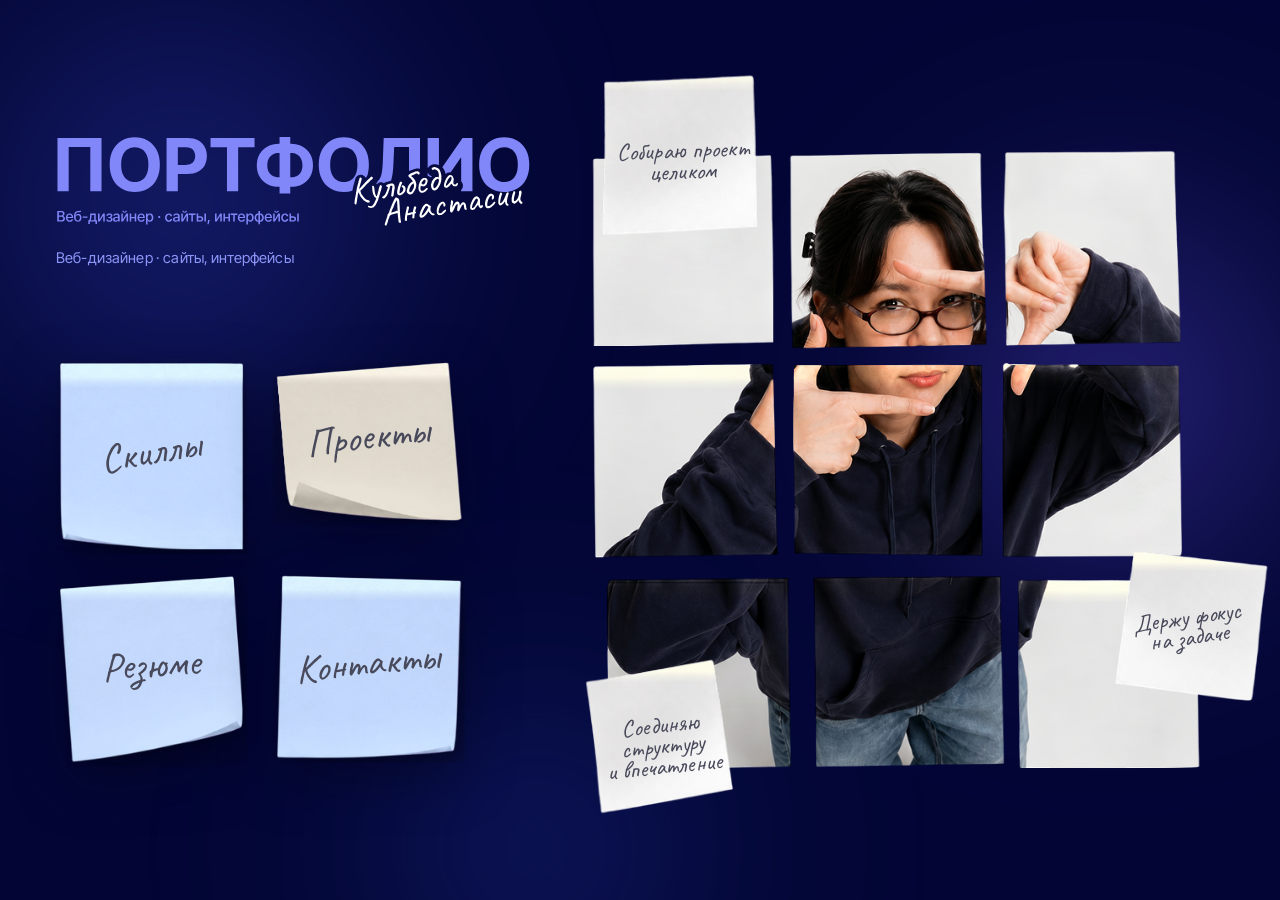
<file: index.html>
<!DOCTYPE html>
<html lang="ru">
<head>
<meta charset="UTF-8">
<meta name="viewport" content="width=device-width, initial-scale=1.0">
<link rel="icon" type="image/png" sizes="32x32" href="favicon-32.png">
<link rel="icon" type="image/png" sizes="16x16" href="favicon-16.png">
<link rel="apple-touch-icon" sizes="180x180" href="apple-touch-icon.png">
<title>Портфолио — Кульбеда Анастасии</title>
<link rel="preconnect" href="https://fonts.googleapis.com">
<link rel="preconnect" href="https://fonts.gstatic.com" crossorigin>
<link href="https://fonts.googleapis.com/css2?family=Inter+Tight:wght@400;500;700&family=Caveat:wght@400;700&display=swap" rel="stylesheet">
<link rel="stylesheet" href="skills-modal.css?v=6">
<link rel="stylesheet" href="projects-modal.css?v=6">
<link rel="stylesheet" href="resume-modal.css?v=6">
<link rel="stylesheet" href="contacts-modal.css?v=6">
<script src="skills-modal.js?v=6" defer></script>
<script src="projects-modal.js?v=6" defer></script>
<script src="resume-modal.js?v=6" defer></script>
<script src="contacts-modal.js?v=6" defer></script>
<style>
  :root{
    --bg:#030635;
    --title:#8b95f6;
    --btn-ink:#2743e0;
  }
  *{box-sizing:border-box;margin:0;padding:0}
  ::selection{background:#8187F8;color:#fff}
  html,body{height:100%}
  body{
    font-family:'Inter Tight',sans-serif;
    background:var(--bg);
    color:#E8E9ED;
    overflow-x:hidden;min-height:100vh;
  }

  /* ---------- ГРАДИЕНТНАЯ АНИМАЦИЯ ФОНА ---------- */
  .bg{position:fixed;inset:0;z-index:0;pointer-events:none;overflow:hidden}
  .bg .blob{position:absolute;border-radius:50%;filter:blur(90px);opacity:.4;mix-blend-mode:screen}
  .b1{width:48vw;height:48vw;left:-10vw;top:-8vw;background:radial-gradient(circle,#3a4bd8 0%,transparent 70%);animation:drift1 30s ease-in-out infinite}
  .b2{width:42vw;height:42vw;right:-8vw;top:14vh;background:radial-gradient(circle,#6f5cff 0%,transparent 70%);animation:drift2 38s ease-in-out infinite}
  .b3{width:36vw;height:36vw;left:24vw;bottom:-14vw;background:radial-gradient(circle,#243bb0 0%,transparent 70%);animation:drift3 44s ease-in-out infinite}
  @keyframes drift1{0%,100%{transform:translate(0,0) scale(1)}50%{transform:translate(7vw,5vh) scale(1.12)}}
  @keyframes drift2{0%,100%{transform:translate(0,0) scale(1.05)}50%{transform:translate(-6vw,7vh) scale(.9)}}
  @keyframes drift3{0%,100%{transform:translate(0,0) scale(1)}50%{transform:translate(5vw,-6vh) scale(1.15)}}

  /* ---------- КОМПОНОВКА ---------- */
  .hero{position:relative;z-index:10;min-height:100vh;display:grid;
    grid-template-columns:0.92fr 1.08fr;align-items:center;
    max-width:1460px;margin:0 auto;padding:40px 28px 40px 56px;gap:20px}

  .left{position:relative}
  .head{margin-top:-40px}
  .titleimg{display:block;width:min(37vw,520px);height:auto}
  .sub{font:400 clamp(14px,1.15vw,18px)/1.3 'Inter Tight',sans-serif;color:#8b95f6;letter-spacing:.01em;margin-top:12px}
  .visually-hidden{position:absolute;width:1px;height:1px;overflow:hidden;
    clip:rect(0 0 0 0);white-space:nowrap}

  .notes{margin-top:48px;display:grid;grid-template-columns:repeat(2,minmax(0,1fr));gap:24px 26px;width:100%;max-width:560px;perspective:900px}
  .note{position:relative;display:block;text-decoration:none;cursor:pointer;
    perspective:800px;transform-origin:top center;
    transition:transform 2s cubic-bezier(.25,.6,.35,1), filter 2s ease}
  .note .in{position:relative;display:block;transform-origin:top center}
  .note img{width:100%;height:auto;display:block;
    filter:drop-shadow(0 18px 26px rgba(2,3,28,.56))}
  .note .lbl{position:absolute;inset:0;display:flex;align-items:center;justify-content:center;
    padding-bottom:6%;
    font-family:'Caveat',cursive;font-weight:400;font-size:40px;letter-spacing:.01em;color:#48495A}
  .note .in{animation:wind 7s cubic-bezier(.3,.65,.7,.35) infinite}
  .note img{animation:shadowHard 7s cubic-bezier(.3,.65,.7,.35) infinite}
  /* ховер = порыв ветра: низ приподнимается быстро, опускается медленно */
  .note:hover{transform:rotateX(13deg) skewX(2deg);filter:brightness(1.07);
    transition:transform .55s cubic-bezier(.45,0,.4,1), filter .55s ease}
  .note:active{transform:rotateX(17deg) skewX(2.5deg)}
  .note.n1 .lbl{transform:rotate(-10deg)}
  .note.n2 .lbl{transform:rotate(-7deg)}
  .note.n3 .lbl{transform:rotate(-4deg)}
  .note.n4 .lbl{transform:rotate(-6deg)}
  /* порыв ветерка: быстрый подъём нижнего края (ускорение),
     затем долгое затухающее возвращение (замедление). Верх приклеен. */
  @keyframes wind{
    0%,100%{transform:rotateX(.4deg) skewX(0deg);
      animation-timing-function:cubic-bezier(.55,0,.8,.5)}   /* разгон */
    14%{transform:rotateX(11deg) skewX(2.6deg);
      animation-timing-function:cubic-bezier(.2,.55,.35,1)}  /* пик — начало торможения */
    48%{transform:rotateX(2.6deg) skewX(.7deg);
      animation-timing-function:cubic-bezier(.3,.5,.5,1)}    /* медленно опускается */
    76%{transform:rotateX(.9deg) skewX(.2deg);
      animation-timing-function:cubic-bezier(.33,.55,.55,1)} /* совсем затихает */}
  /* жёсткая тень — стикер близко к стене (левая сторона) */
  @keyframes shadowHard{
    0%,100%{filter:drop-shadow(-2px 6px 3px rgba(2,3,28,.62));
      animation-timing-function:cubic-bezier(.55,0,.8,.5)}
    14%{filter:drop-shadow(10px 14px 8px rgba(2,3,28,.52));
      animation-timing-function:cubic-bezier(.2,.55,.35,1)}
    48%{filter:drop-shadow(2px 8px 5px rgba(2,3,28,.58));
      animation-timing-function:cubic-bezier(.3,.5,.5,1)}
    76%{filter:drop-shadow(-1px 7px 4px rgba(2,3,28,.6));
      animation-timing-function:cubic-bezier(.33,.55,.55,1)}}
  /* рассеянная тень — стикер дальше от стены (правая сторона) */
  @keyframes shadowSoft{
    0%,100%{filter:drop-shadow(-4px 18px 20px rgba(2,3,28,.56));
      animation-timing-function:cubic-bezier(.55,0,.8,.5)}
    14%{filter:drop-shadow(16px 30px 36px rgba(2,3,28,.45));
      animation-timing-function:cubic-bezier(.2,.55,.35,1)}
    48%{filter:drop-shadow(3px 22px 26px rgba(2,3,28,.53));
      animation-timing-function:cubic-bezier(.3,.5,.5,1)}
    76%{filter:drop-shadow(-2px 19px 22px rgba(2,3,28,.55));
      animation-timing-function:cubic-bezier(.33,.55,.55,1)}}

  /* ---------- ФОТО-РАСКАДРОВКА ---------- */
  .right{position:relative;display:flex;align-items:center;justify-content:flex-end}
  .collage{position:relative;width:min(52vw,92vh,740px);aspect-ratio:792/780;perspective:1100px}
  .tile{position:absolute;z-index:1;transform-origin:top center;margin-left:20px;
    transition:transform 2s cubic-bezier(.25,.6,.35,1), filter 2s ease}
  .decor{position:absolute;z-index:6;transform-origin:top center;
    transition:transform 2s cubic-bezier(.25,.6,.35,1), filter 2s ease}
  .tile .tin,.decor .tin{position:relative;display:block;transform-origin:top center;
    animation:wind 7s cubic-bezier(.3,.65,.7,.35) infinite}
  .tile img,.decor img{width:100%;height:auto;display:block;
    animation:shadowSoft 7s cubic-bezier(.3,.65,.7,.35) infinite}
  /* ховер = порыв ветра, как в цикле: быстрый подъём низа, медленный возврат.
     Плитка и приклеенный к ней листочек двигаются как одно целое (пары: d1+t1, d2+t9, d3+t7) */
  .tile:hover,.decor:hover,
  .collage:has(.d1:hover) .t1,.collage:has(.t1:hover) .d1,
  .collage:has(.d2:hover) .t9,.collage:has(.t9:hover) .d2,
  .collage:has(.d3:hover) .t7,.collage:has(.t7:hover) .d3{
    transform:rotateX(13deg) skewX(2deg);
    filter:brightness(1.06);
    transition:transform .55s cubic-bezier(.45,0,.4,1), filter .55s ease}
  .d1{width:34%;left:calc(0% + 20px);top:-10%}
  .d2{width:28%;right:calc(-7% - 20px);bottom:11%}
  .d3{width:26%;left:calc(1% + 20px);bottom:-9%}

  /* надписи на декоративных стикерах */
  .decor .dlbl{position:absolute;inset:0;z-index:3;display:flex;flex-direction:column;align-items:center;justify-content:center;
    text-align:center;padding:12% 14%;
    font:400 24px/0.85 'Caveat',cursive;letter-spacing:.01em;color:#48495A}
  .d1 .dlbl{transform:rotate(-2deg) translateY(-10px)}
  .d2 .dlbl{transform:rotate(-8deg)}
  .d3 .dlbl{transform:rotate(-6deg)}

  /* хаотичность: у каждого стикера свой темп и фаза (тень синхронна со своим стикером) */
  .note.n1 .in,.note.n1 img{animation-duration:6.4s}
  .note.n2 .in,.note.n2 img{animation-duration:7.9s;animation-delay:-2.3s}
  .note.n3 .in,.note.n3 img{animation-duration:7.1s;animation-delay:-3.5s}
  .note.n4 .in,.note.n4 img{animation-duration:8.4s;animation-delay:-1.2s}
  .t1 .tin,.t1 img{animation-duration:7.2s;animation-delay:-1.0s}
  .t2 .tin,.t2 img{animation-duration:8.1s;animation-delay:-2.4s}
  .t3 .tin,.t3 img{animation-duration:6.6s;animation-delay:-0.6s}
  .t4 .tin,.t4 img{animation-duration:7.9s;animation-delay:-3.1s}
  .t5 .tin,.t5 img{animation-duration:8.6s;animation-delay:-1.7s}
  .t6 .tin,.t6 img{animation-duration:7.0s;animation-delay:-2.9s}
  .t7 .tin,.t7 img{animation-duration:8.3s;animation-delay:-0.9s}
  .t8 .tin,.t8 img{animation-duration:6.9s;animation-delay:-3.6s}
  .t9 .tin,.t9 img{animation-duration:7.6s;animation-delay:-1.4s}
  .d1 .tin,.d1 img{animation-duration:9.0s;animation-delay:-2.0s}
  .d2 .tin,.d2 img{animation-duration:9.8s;animation-delay:-4.1s}
  .d3 .tin,.d3 img{animation-duration:8.2s;animation-delay:-1.5s}

  /* ---------- ПОЛОСКА-ТЕНЬ «ПРИКЛЕЕННОСТИ» СВЕРХУ ---------- */
  /* затемнённая копия стикера, видимая только в верхней полосе (маска-градиент,
     работает и при открытии file:// — в отличие от маски-картинки) */
  .note .in::after,.tile .tin::after,.decor .tin::after{content:"";position:absolute;inset:0;
    pointer-events:none;z-index:2;
    background-image:var(--m);background-size:100% 100%;background-repeat:no-repeat;
    filter:brightness(1.14) saturate(.92);
    -webkit-mask-image:linear-gradient(180deg,
      rgba(0,0,0,.95) 0%, rgba(0,0,0,.90) 9%,
      rgba(0,0,0,.35) 12%, rgba(0,0,0,0) 15%);
    mask-image:linear-gradient(180deg,
      rgba(0,0,0,.95) 0%, rgba(0,0,0,.90) 9%,
      rgba(0,0,0,.35) 12%, rgba(0,0,0,0) 15%)}
  /* на белой бумаге фото-плиток «ярче» не видно — даём лёгкий тёплый глянец */
  .tile .tin::after,.decor .tin::after{filter:brightness(1.05) sepia(.28) saturate(1.15)}
  .note.n1 .in{--m:url("skills-c.png")}
  .note.n2 .in{--m:url("projects-c.png")}
  .note.n3 .in{--m:url("resume-c.png")}
  .note.n4 .in{--m:url("contacts-c.png")}
  .t1{--m:url("photo-01.png")}.t2{--m:url("photo-02.png")}.t3{--m:url("photo-03.png")}
  .t4{--m:url("photo-04.png")}.t5{--m:url("photo-05.png")}.t6{--m:url("photo-06.png")}
  .t7{--m:url("photo-07.png")}.t8{--m:url("photo-08.png")}.t9{--m:url("photo-9.png")}
  .d1{--m:url("decor-01.png")}.d2{--m:url("decor-02.png")}.d3{--m:url("decor-03.png")}

  /* ---------- АДАПТИВ ---------- */
  @media (max-width:960px){
    .hero{display:flex;flex-direction:column;align-items:center;max-width:560px;padding:80px 20px 46px;gap:26px}
    .left{display:contents}
    .head{order:1;margin-top:0;width:100%;display:flex;flex-direction:column;align-items:flex-start;gap:10px}
    .titleimg{width:100%;max-width:none}
    .sub{margin-top:2px;font-size:clamp(13px,3.6vw,17px)}
    .right{order:2;width:100%;justify-content:center}
    .collage{width:min(86vw,440px)}
    .notes{order:3;width:100%;max-width:none;grid-template-columns:repeat(2,1fr);gap:16px;margin-top:0;transform:none!important}
    .note .lbl{font-size:clamp(24px,6.5vw,36px)}
    .d1,.d2,.d3{display:block}
    .d1 .dlbl,.d2 .dlbl,.d3 .dlbl{display:none}
  }
  @keyframes sheetCut{0%{filter:blur(7px) brightness(1.25);opacity:.15;transform:scale(1.04)}100%{filter:blur(0) brightness(1);opacity:1;transform:none}}
  #modalBackdrop{position:fixed;inset:0;z-index:99;background:rgba(2,6,51,.8);-webkit-backdrop-filter:blur(9px);backdrop-filter:blur(9px);opacity:0;pointer-events:none;transition:opacity .4s ease}
  #modalBackdrop.on{opacity:1;pointer-events:auto}
  #sharedMini{z-index:101;opacity:0;pointer-events:none;transition:opacity .4s ease}
  #sharedMini.on{opacity:1;pointer-events:auto}
  #preloader{position:fixed;inset:0;z-index:9999;display:flex;align-items:center;justify-content:center;background:radial-gradient(circle at 50% 52%,#1b3aa6 0%,#0b1668 40%,#060a34 100%);transition:opacity .6s ease}
  #preloader.done{opacity:0;pointer-events:none}
  .pl-brand{position:absolute;top:34px;left:40px;font:600 clamp(11px,1.4vw,14px) 'Inter Tight',sans-serif;letter-spacing:.18em;color:#8b95f6}
  .pl-note{position:relative;width:clamp(240px,44vw,360px);aspect-ratio:1/1.03;background:#f1e7de;border-radius:4px;box-shadow:0 26px 64px rgba(2,6,40,.55);display:flex;flex-direction:column;align-items:center;justify-content:center;transform:rotate(-2deg);padding:0 10%}
  .pl-note::after{content:"";position:absolute;right:0;bottom:0;width:40px;height:40px;background:linear-gradient(135deg,transparent 50%,#d9ccbd 50%);border-bottom-right-radius:4px}
  .pl-label{font:400 clamp(22px,4.4vw,30px) 'Caveat',cursive;color:#14206e}
  .pl-pct{font:700 clamp(44px,11vw,72px)/1 'Inter Tight',sans-serif;color:#0a1560;letter-spacing:.01em;margin-top:6px}
  .pl-bar{position:absolute;left:12%;right:12%;bottom:15%;height:5px;background:rgba(10,21,96,.16);border-radius:3px;overflow:hidden}
  .pl-bar>i{display:block;height:100%;width:0;background:linear-gradient(90deg,#6b8cff,#3b5bff);border-radius:3px;box-shadow:0 0 10px rgba(90,120,255,.85)}
  @keyframes plwob{0%,100%{transform:rotate(-2deg)}50%{transform:rotate(1.4deg)}}
</style>
</head>
<body>

  <div id="preloader">
    <div class="pl-brand">KULBEDA / PORTFOLIO</div>
    <div class="pl-note">
      <span class="pl-label">Собираюсь...</span>
      <span class="pl-pct">0%</span>
      <div class="pl-bar"><i></i></div>
    </div>
  </div>
  <script>
    (function(){var pl=document.getElementById("preloader");if(!pl)return;var pct=pl.querySelector(".pl-pct"),bar=pl.querySelector(".pl-bar>i");var DUR=2500,start=null;function step(t){if(!start)start=t;var p=Math.min(1,(t-start)/DUR);pct.textContent=Math.round(p*100)+"%";bar.style.width=(p*100)+"%";if(p<1){requestAnimationFrame(step);}else{pl.classList.add("done");setTimeout(function(){pl.style.display="none";},650);}}requestAnimationFrame(step);})();
  </script>

  <div class="bg">
    <div class="blob b1"></div><div class="blob b2"></div><div class="blob b3"></div>
  </div>

  <section class="hero">
    <div class="left">
      <div class="head">
        <h1 class="visually-hidden">Портфолио Кульбеды Анастасии — веб-дизайнер</h1>
        <img class="titleimg" src="title.svg" alt="Портфолио Кульбеды Анастасии — веб-дизайнер, сайты, интерфейсы">
        <p class="sub">Веб-дизайнер · сайты, интерфейсы</p>
      </div>

      <nav class="notes">
        <a class="note n1" href="#skills"><span class="in"><img src="skills-c.png" alt=""><span class="lbl">Скиллы</span></span></a>
        <a class="note n2" href="#projects"><span class="in"><img src="projects-c.png" alt=""><span class="lbl">Проекты</span></span></a>
        <a class="note n3" href="#resume"><span class="in"><img src="resume-c.png" alt=""><span class="lbl">Резюме</span></span></a>
        <a class="note n4" href="#contacts"><span class="in"><img src="contacts-c.png" alt=""><span class="lbl">Контакты</span></span></a>
      </nav>
    </div>

    <div class="right">
      <div class="collage">
        <div class="decor d1"><span class="tin"><img src="decor-01.png" alt=""><span class="dlbl">Собираю проект целиком</span></span></div>
        <div class="decor d2"><span class="tin"><img src="decor-02.png" alt=""><span class="dlbl">Держу фокус<br>на задаче</span></span></div>
        <div class="decor d3"><span class="tin"><img src="decor-03.png" alt=""><span class="dlbl">Соединяю структуру<br>и впечатление</span></span></div>
        <div class="tile t1" style="left:-7.197%;top:0%;width:38.763%"><span class="tin"><img src="photo-01.png" alt=""></span></div>
        <div class="tile t2" style="left:32.828%;top:0%;width:30.051%"><span class="tin"><img src="photo-02.png" alt=""></span></div>
        <div class="tile t3" style="left:64.141%;top:0%;width:28.662%"><span class="tin"><img src="photo-03.png" alt=""></span></div>
        <div class="tile t4" style="left:3.283%;top:36.154%;width:28.283%"><span class="tin"><img src="photo-04.png" alt=""></span></div>
        <div class="tile t5" style="left:32.828%;top:36.154%;width:30.051%"><span class="tin"><img src="photo-05.png" alt=""></span></div>
        <div class="tile t6" style="left:64.141%;top:36.154%;width:32.576%"><span class="tin"><img src="photo-06.png" alt=""></span></div>
        <div class="tile t7" style="left:4.924%;top:68.590%;width:29.167%"><span class="tin"><img src="photo-07.png" alt=""></span></div>
        <div class="tile t8" style="left:35.354%;top:68.590%;width:30.051%"><span class="tin"><img src="photo-08.png" alt=""></span></div>
        <div class="tile t9" style="left:66.667%;top:68.590%;width:28.409%"><span class="tin"><img src="photo-9.png" alt=""></span></div>
      </div>
    </div>
  </section>

<script>
  // Выравнивание рядов стикеров слева по рядам фото-коллажа
  function alignNotes(){
    const collage=document.querySelector('.collage');
    const notes=document.querySelector('.notes');
    if(!collage||!notes)return;
    if(innerWidth<=960){
      notes.style.gridTemplateColumns='';notes.style.rowGap='';
      notes.style.maxWidth='';notes.style.transform='';return;
    }
    const H=collage.getBoundingClientRect().height;
    const rowSpan=(0.68590-0.36154)*H;      // расстояние между верхом среднего и нижнего ряда
    const gap=18;
    const colW=Math.max(150,(rowSpan-gap)/1.017); // 1.017 — соотношение сторон стикера
    notes.style.gridTemplateColumns=`repeat(2, ${colW}px)`;
    notes.style.rowGap=gap+'px';
    notes.style.maxWidth='none';
    notes.style.transform='';
    const t4=document.querySelector('.t4');
    const n1=document.querySelector('.note.n1');
    const dy=t4.getBoundingClientRect().top-n1.getBoundingClientRect().top;
    notes.style.transform=`translateY(${dy}px)`;
  }
  addEventListener('load',alignNotes);
  addEventListener('resize',alignNotes);
  (function(){
    var bd=document.createElement('div');bd.id='modalBackdrop';document.body.appendChild(bd);
    var mini=document.createElement('aside');mini.className='sm-mini';mini.id='sharedMini';
    mini.innerHTML='<button class="mini" data-open="skills"><img src="skills-c.png" alt=""><span class="mlbl" style="transform:rotate(-15deg)">Скиллы</span></button><button class="mini" data-open="projects"><img src="contacts-c.png" alt=""><span class="mlbl" style="transform:rotate(2.3deg)">Проекты</span></button><button class="mini" data-open="resume"><img src="resume-c.png" alt=""><span class="mlbl" style="transform:rotate(1.3deg)">Резюме</span></button><button class="mini" data-open="contacts"><img src="contacts-c.png" alt=""><span class="mlbl" style="transform:rotate(-5.6deg)">Контакты</span></button>';
    document.body.appendChild(mini);
    window.refreshBackdrop=function(){
      var om=document.querySelector('.skills-modal.open,.projects-modal.open,.resume-modal.open,.contacts-modal.open');
      bd.classList.toggle('on',!!om); mini.classList.toggle('on',!!om);
      var key=om?om.id.replace('Modal',''):null;
      mini.querySelectorAll('.mini').forEach(function(b){b.classList.toggle('active',b.dataset.open===key);});
    };
    mini.querySelectorAll('.mini[data-open]').forEach(function(b){
      b.addEventListener('click',function(){
        if(b.classList.contains('active'))return;
        var target=b.dataset.open;
        var wasOpen=[].slice.call(document.querySelectorAll('.skills-modal.open,.projects-modal.open,.resume-modal.open,.contacts-modal.open'));
        if(window.modalOpeners&&window.modalOpeners[target])window.modalOpeners[target]();
        wasOpen.forEach(function(m){m.classList.remove('open');});
        if(window.refreshBackdrop)window.refreshBackdrop();
      });
    });
  })();
</script>
</body>
</html>
</file>
<file: skills-modal.css>
/* ===== Модалка «Скиллы» ===== */
.skills-modal{position:fixed;inset:0;z-index:100;display:flex;align-items:center;justify-content:center;
  opacity:0;pointer-events:none;transition:opacity .35s ease;
  --ink:#000060;--hand:#48495A}
.skills-modal.open{opacity:1;pointer-events:auto}
.sm-backdrop{position:absolute;inset:0;background:transparent}

/* мятый лист */
.sm-sheet{position:relative;width:min(78vw,117vh,1150px);aspect-ratio:1050/820;
  container-type:inline-size;
  transform:scale(.96) rotate(-.6deg);transition:transform .45s cubic-bezier(.2,.7,.3,1)}
.skills-modal.open .sm-sheet{transform:none}
.sm-bg{position:absolute;inset:0;width:100%;height:100%;
  filter:drop-shadow(0 30px 60px rgba(2,3,28,.6))}

.sm-close{position:absolute;right:5.6%;top:4.3%;z-index:5;background:none;border:none;cursor:pointer;
  font:300 2.6cqw/1 'Inter Tight',sans-serif;color:var(--ink);padding:.5cqw}
.sm-close:hover{transform:scale(1.15)}

.sm-head{position:absolute;left:50px;top:50px;z-index:2;color:var(--ink)}
.sm-head h2{font:700 5.71cqw/1.1 'Inter Tight',sans-serif;letter-spacing:.01em;margin:0}
.sm-head p{font:400 1.52cqw/1.2 'Inter Tight',sans-serif;letter-spacing:.01em;margin:.4cqw 0 0}

/* карточки */
.sm-card{position:absolute;color:var(--ink)}
.sm-card>img{width:100%;height:auto;display:block;
  filter:drop-shadow(0 14px 24px rgba(2,3,28,.35))}
.sm-card .ct{position:absolute;inset:0}
.sm-card h3{font:700 3.3cqw/1.1 'Inter Tight',sans-serif;letter-spacing:.01em;margin:0 0 1.6cqw}
.sm-item{display:flex;align-items:center;gap:.9cqw;
  font:400 1.48cqw/1.35 'Inter Tight',sans-serif;letter-spacing:.01em;white-space:nowrap}
/* рукописные кривоватые кружочки */
.num{flex:none;display:inline-flex;align-items:center;justify-content:center;
  width:2.1cqw;height:2cqw;border:1px solid var(--ink);
  border-radius:53% 47% 44% 56% / 49% 56% 44% 51%;
  font:400 1.45cqw/1 'Caveat',cursive;transform:rotate(-7deg)}
.sm-item:nth-child(odd) .num{border-radius:45% 55% 57% 43% / 55% 44% 56% 45%;
  transform:rotate(6deg) scaleX(1.05)}
.sm-item:nth-child(3n) .num{border-radius:57% 43% 48% 52% / 43% 54% 46% 57%;
  transform:rotate(-3deg) scaleY(1.06)}
/* карандашная линия вместо ровного подчёркивания */
.tools{font:700 1.12cqw/1 'Inter Tight',sans-serif;letter-spacing:.01em;
  background:url("data:image/svg+xml,%3Csvg xmlns='http://www.w3.org/2000/svg' viewBox='0 0 200 6' preserveAspectRatio='none'%3E%3Cpath d='M1 4C30 2.4 60 4.8 95 3.4S160 4.6 199 2.8' fill='none' stroke='%23232a86' stroke-width='1.7' stroke-linecap='round' opacity='.6'/%3E%3C/svg%3E") top left/100% .5cqw no-repeat;
  padding-top:1.6cqw;margin-top:1.8cqw;width:fit-content}

/* порядок слоёв: AI внизу, поверх неё Web и Motion; Motion поверх Visual */
.c-ai{z-index:1}
.c-visual{z-index:2}
.c-webux{z-index:3}
.c-motion{z-index:4}

/* Web / UX/UI */
.c-webux{left:calc(5% - 20px);top:18%;width:48%}
.c-webux .ct{padding:13% 14% 0 17%;transform:rotate(-4.1deg)}
.c-webux .sm-item{margin-bottom:1.15cqw}

/* Visual design */
.c-visual{left:37%;top:10%;width:63%}
.c-visual .ct{padding:9% 9% 0 11%;transform:rotate(.95deg)}
.c-visual .cols{display:grid;grid-template-columns:1fr 1fr;gap:.9cqw 2cqw;width:fit-content}

/* Motion / Content — наезжает на правый низ Visual design */
.c-motion{left:41%;top:37%;width:60%}
.c-motion .ct{padding:10% 8% 0 10%;transform:rotate(4.9deg) translateY(30px)}
.row{display:flex;flex-wrap:wrap;gap:.9cqw 2.2cqw}

/* AI — подсунута под Web и Motion */
.c-ai{left:3%;top:62%;width:92%}
.c-ai .ct{padding:3.2% 6% 0 11%;transform:rotate(-1.4deg) translate(63px,20px)}

/* мини-стикеры слева от листа */
.sm-mini{position:fixed;left:auto;right:calc(50% + min(39vw,58.5vh,575px) + 50px);top:50%;transform:translateY(-50%);
  display:flex;flex-direction:column;gap:3vh;z-index:2}
.sm-mini .mini{position:relative;width:min(8.5vw,125px);
  background:none;border:none;padding:0;cursor:pointer}
.sm-mini .mini.active{cursor:default}
.sm-mini .mini.active img{filter:brightness(1.12) sepia(.5) saturate(1.8) hue-rotate(-18deg)}
.sm-mini img{width:100%;height:auto;display:block;transition:filter .3s ease;
  filter:drop-shadow(0 10px 18px rgba(2,3,28,.5))}
.sm-mini .mlbl{position:absolute;inset:0;display:flex;align-items:center;justify-content:center;
  padding-bottom:8%;font:400 24px 'Caveat',cursive;color:#48495A;transform:rotate(-5deg)}

@media (max-width:960px){
  .skills-modal{display:block;overflow-y:auto;-webkit-overflow-scrolling:touch}
  .sm-sheet{width:100%;max-width:none;aspect-ratio:auto;min-height:100%;container-type:normal;transform:none!important;display:flex;flex-direction:column;gap:18px;background:#ccd9f3;padding:80px 12px 120px}
  .sm-bg{display:none}
  .sm-close{position:fixed;top:84px;right:20px;font-size:30px;z-index:102}
  .sm-head{position:relative;left:auto;top:auto;order:-1}
  .sm-head h2{font-size:clamp(34px,9vw,46px)}
  .sm-head p{font-size:clamp(13px,3.6vw,16px);margin-top:6px}
  .sm-card{position:relative!important;left:auto!important;top:auto!important;width:100%!important;margin:0;overflow:hidden;border-radius:16px}
  .sm-card>img{display:none}
  .c-webux{background:#efe6d6}
  .c-visual{background:#efe6d6}
  .c-motion{background:#cfdcf4}
  .c-ai{background:#e7d8f5}
  .sm-card .ct{position:relative;inset:auto;transform:none!important;padding:26px 16px 26px!important;display:flex;flex-direction:column;align-items:center}
  .sm-card h3{font-size:clamp(24px,6.4vw,30px);margin:0 0 16px}
  .sm-item{font-size:clamp(14px,4vw,17px);gap:9px;margin-bottom:9px!important;white-space:normal}
  .num{width:21px;height:20px;font-size:14px}
  .c-visual .cols{display:flex;flex-direction:column;gap:9px;width:auto}
  .row{flex-direction:column;align-items:center;gap:9px}
  .c-ai .row{align-items:flex-start}
  .tools{font-size:clamp(12px,3.4vw,15px);margin:16px auto 0;padding-top:12px;background-size:100% 2px}
  .sm-mini{display:flex!important;position:fixed;left:0;right:0;bottom:0;top:auto;transform:none;flex-direction:row;justify-content:center;align-items:center;gap:2.5vw;padding:8px 10px 12px}
  .sm-mini .mini{width:21vw;max-width:150px}
  .sm-mini .mlbl{font-size:clamp(13px,3.4vw,18px);padding-bottom:10%}
}
    
</file>
<file: projects-modal.css>
/* ===== Модалка «Проекты» (размеры из Figma: лист 1050x820) ===== */
.projects-modal{position:fixed;inset:0;z-index:100;display:flex;align-items:center;justify-content:center;
  opacity:0;pointer-events:none;transition:opacity .35s ease;--ink:#000060}
.projects-modal.open{opacity:1;pointer-events:auto}
.pm-backdrop{position:absolute;inset:0;background:transparent}

.pm-sheet{position:relative;width:min(78vw,117vh,1150px);aspect-ratio:1050/820;
  container-type:inline-size;perspective:1200px;
  transform:scale(.96) rotate(-.6deg);transition:transform .45s cubic-bezier(.2,.7,.3,1)}
.projects-modal.open .pm-sheet{transform:none}
.pm-bg{position:absolute;inset:0;width:100%;height:100%;
  filter:drop-shadow(0 30px 60px rgba(2,3,28,.6))}

.pm-close{position:absolute;right:5.6%;top:4.3%;z-index:5;background:none;border:none;cursor:pointer;
  font:300 2.6cqw/1 'Inter Tight',sans-serif;color:var(--ink);padding:.5cqw}
.pm-close:hover{transform:scale(1.15)}

.pm-head{position:absolute;left:50px;top:50px;z-index:2;color:var(--ink)}
.pm-head h2{font:700 5.71cqw/1.1 'Inter Tight',sans-serif;letter-spacing:.01em;margin:0}
.pm-head p{font:400 1.52cqw/1.2 'Inter Tight',sans-serif;letter-spacing:.01em;margin:.4cqw 0 0}

/* карточка кейса: 465x292 на листе 1050x820 */
.pm-card{position:absolute;width:55%;aspect-ratio:465/292;color:var(--ink);
  display:block;text-decoration:none;cursor:pointer;transform-origin:top center;
  transition:transform 1.6s cubic-bezier(.25,.6,.35,1), filter 1.6s ease}
/* вся карточка — ссылка на кейс; при наведении порыв ветра */
.pm-card:hover{transform:rotateX(7deg) skewX(1deg);filter:brightness(1.05);
  transition:transform .5s cubic-bezier(.45,0,.4,1), filter .5s ease}
.pm-card .pm-paper{position:absolute;inset:0;width:100%;height:100%;
  filter:drop-shadow(2px 2px 3px rgba(2,5,44,.1)) drop-shadow(8px 8px 5.5px rgba(2,5,44,.09)) drop-shadow(17px 19px 7.5px rgba(2,5,44,.05))}
.pm-c1{left:0%;top:19.5%}
.pm-c2{left:45%;top:19.5%}
.pm-c3{left:0%;top:54%}
.pm-c4{left:45%;top:54%}

.pm-cover{position:absolute;left:10.5%;top:16%;width:43%;height:57%;
  object-fit:cover;display:block;filter:saturate(.85) contrast(.93)}
/* лёгкая бумажная текстура поверх обложки */
.pm-grain{position:absolute;left:10.5%;top:16%;width:43%;height:57%;pointer-events:none;
  background:url("data:image/svg+xml,%3Csvg xmlns='http://www.w3.org/2000/svg' width='120' height='120'%3E%3Cfilter id='p'%3E%3CfeTurbulence type='fractalNoise' baseFrequency='0.9' numOctaves='2'/%3E%3C/filter%3E%3Crect width='100%25' height='100%25' filter='url(%23p)'/%3E%3C/svg%3E");
  opacity:.16;mix-blend-mode:multiply}
.pm-info{position:absolute;left:calc(63.44% - 30px);top:17%;display:flex;flex-direction:column;align-items:flex-start}
.pm-info h3{font:700 2.29cqw/1.2 'Inter Tight',sans-serif;letter-spacing:.01em;margin:0 0 1.9cqw;white-space:nowrap}
.pm-tags{display:flex;flex-direction:column;gap:.76cqw;margin:0 0 1.9cqw}
.pm-tag{display:flex;align-items:center;gap:.57cqw;
  font:400 1.14cqw/1 'Inter Tight',sans-serif;letter-spacing:.01em;white-space:nowrap}
.pm-tag::before{content:"";flex:none;width:.24cqw;height:.24cqw;background:var(--ink);border-radius:50%}
.pm-link{display:inline-flex;align-items:center;gap:.6cqw;
  font:400 1.9cqw/1 'Caveat',cursive;letter-spacing:.01em;color:var(--ink);text-decoration:none;
  transform:rotate(1.31deg);transform-origin:left center}
.pm-link svg{width:1cqw;height:1cqw}

@media (max-width:960px){
  .projects-modal{display:block;overflow-y:auto;-webkit-overflow-scrolling:touch}
  .pm-sheet{width:100%;max-width:none;aspect-ratio:auto;min-height:100%;container-type:normal;transform:none!important;display:flex;flex-direction:column;gap:22px;background:#ccd9f3;padding:80px 16px 120px;counter-reset:pmc}
  .pm-bg{display:none}
  .pm-close{position:fixed;top:84px;right:20px;font-size:30px;z-index:102}
  .pm-head{position:relative!important;left:auto!important;top:auto!important;order:-1}
  .pm-head h2{font-size:clamp(34px,9vw,46px)}
  .pm-head p{font-size:clamp(13px,3.6vw,16px);margin-top:6px}
  .pm-card{position:relative!important;left:auto!important;top:auto!important;width:100%!important;aspect-ratio:auto;background:#dce7f9;border-radius:14px;padding:14px 14px 18px;counter-increment:pmc}
  .pm-card:hover{transform:none!important;filter:none!important}
  .pm-paper{display:none}
  .pm-grain{display:none}
  .pm-cover{position:relative;left:auto;top:auto;width:100%;height:auto;aspect-ratio:16/9;border-radius:8px}
  .pm-card::after{content:counter(pmc,decimal-leading-zero);position:absolute;top:16px;right:18px;font:400 clamp(16px,4.6vw,22px) 'Caveat',cursive;color:var(--ink)}
  .pm-info{position:relative;left:auto;top:auto;margin-top:14px}
  .pm-info h3{font-size:clamp(22px,6vw,28px);white-space:normal;margin:0 0 10px}
  .pm-tags{gap:7px;margin:0 0 12px}
  .pm-tag{font-size:clamp(13px,3.8vw,16px)}
  .pm-tag::before{width:5px;height:5px}
  .pm-link{font-size:clamp(16px,4.6vw,20px);transform:none}
  .pm-link svg{width:16px;height:16px}
}
</file>
<file: resume-modal.css>
/* ===== Модалка «Резюме» (размеры из Figma: лист 1050x820) ===== */
.resume-modal{position:fixed;inset:0;z-index:100;display:flex;align-items:center;justify-content:center;
  opacity:0;pointer-events:none;transition:opacity .35s ease;--ink:#000060}
.resume-modal.open{opacity:1;pointer-events:auto}
.rm-backdrop{position:absolute;inset:0;background:transparent}

.rm-sheet{position:relative;width:min(78vw,117vh,1150px);aspect-ratio:1050/820;
  container-type:inline-size;perspective:1200px;
  transform:scale(.96) rotate(-.6deg);transition:transform .45s cubic-bezier(.2,.7,.3,1)}
.resume-modal.open .rm-sheet{transform:none}
.rm-bg{position:absolute;inset:0;width:100%;height:100%;
  filter:drop-shadow(0 30px 60px rgba(2,3,28,.6))}

.rm-close{position:absolute;right:5.6%;top:4.3%;z-index:5;background:none;border:none;cursor:pointer;
  font:300 2.6cqw/1 'Inter Tight',sans-serif;color:var(--ink);padding:.5cqw}
.rm-close:hover{transform:scale(1.15)}

.rm-head{position:absolute;left:50px;top:50px;z-index:2;color:var(--ink)}
.rm-head h2{font:700 5.71cqw/1.1 'Inter Tight',sans-serif;letter-spacing:.01em;margin:0}
.rm-head p{font:400 1.52cqw/1.2 'Inter Tight',sans-serif;letter-spacing:.01em;margin:.4cqw 0 0}

/* имя + плашка + описание */
.rm-name{position:absolute;left:6.1%;top:24.1%;color:var(--ink);width:38%}
.rm-name h3{font:700 3.43cqw/1 'Inter Tight',sans-serif;letter-spacing:.01em;margin:0 0 .6cqw}
.rm-plaque{position:relative;display:inline-block;margin:0 0 1.3cqw}
.rm-plaque img{width:17.7cqw;height:auto;display:block;
  filter:drop-shadow(3px 1px 3px rgba(4,3,48,.14))}
.rm-plaque span{position:absolute;inset:0;display:flex;align-items:center;justify-content:center;
  transform:translate(-5.6%,-6.6%);
  font:700 1.9cqw/1.2 'Caveat',cursive;letter-spacing:.01em;color:var(--ink)}
.rm-name .rm-desc{font:400 1.52cqw/1.3 'Inter Tight',sans-serif;letter-spacing:.01em;margin:-8px 0 0}

/* полароид с фото и скрепкой */
.rm-photo{position:absolute;left:57.5%;top:3.5%;width:25%;transform-origin:top center;
  transition:transform 1.6s cubic-bezier(.25,.6,.35,1)}
/* ховер-ветерок как на главном экране */
.rm-photo:hover{transform:rotateX(7deg) skewX(1deg);
  transition:transform .5s cubic-bezier(.45,0,.4,1)}
.rm-photo img{width:100%;height:auto;display:block;
  filter:drop-shadow(5px 2px 6px rgba(4,3,48,.16))}
.rm-clip{position:absolute;left:67.4%;top:calc(-.4% + 10px);width:3.8%;transform:rotate(6.4deg);z-index:3}
.rm-clip img{width:100%;height:auto;display:block}

/* кнопка скачивания PDF */
.rm-btn{position:absolute;left:57%;top:calc(36.2% - 20px);width:26.4%;display:block;text-decoration:none;
  transform:rotate(2.4deg);transform-origin:center;transition:transform .4s ease}
.rm-btn img{width:100%;height:auto;display:block;
  filter:drop-shadow(5px 1px 5px rgba(4,3,48,.13))}
.rm-btn span{position:absolute;inset:0;display:flex;align-items:center;justify-content:center;gap:.8cqw;
  transform:translate(-4.5%,-4.5%);
  font:400 2.29cqw/1 'Caveat',cursive;letter-spacing:.01em;color:#f2e8df}
.rm-btn:hover{transform:rotate(2.4deg) translateY(-3px)}

/* карандашная линия под заголовками секций */
.rm-line{display:block;width:100%;height:.5cqw;margin-top:.5cqw;
  background:url("data:image/svg+xml,%3Csvg xmlns='http://www.w3.org/2000/svg' viewBox='0 0 200 6' preserveAspectRatio='none'%3E%3Cpath d='M1 4C30 2.4 60 4.8 95 3.4S160 4.6 199 2.8' fill='none' stroke='%23000060' stroke-width='1.7' stroke-linecap='round' opacity='.6'/%3E%3C/svg%3E") top left/100% 100% no-repeat}

/* Опыт */
.rm-exp-head{position:absolute;left:6.1%;top:47.5%;width:29%;display:flex;align-items:center;gap:2cqw;color:var(--ink)}
.rm-exp-head .hwrap{flex:1}
.rm-exp-head h3{font:700 3.43cqw/1 'Inter Tight',sans-serif;letter-spacing:.01em;margin:0}
.rm-plaque2{position:relative;flex:none;width:18.4cqw}
.rm-plaque2 img{width:100%;height:auto;display:block;transform:rotate(2.1deg);
  filter:drop-shadow(3px 1px 3px rgba(4,3,48,.14))}
.rm-plaque2 span{position:absolute;inset:0;display:flex;align-items:center;justify-content:center;
  transform:translate(-5.6%,-6.6%) rotate(2.1deg);
  font:700 1.9cqw/1.2 'Caveat',cursive;letter-spacing:.01em;color:var(--ink)}

.rm-exp{position:absolute;left:6.1%;top:calc(58% - 20px);width:45.7%;display:flex;flex-direction:column;gap:1.5cqw;color:var(--ink)}
.rm-exp-row{display:grid;grid-template-columns:auto 1fr;grid-template-areas:"year title" "year desc";align-items:center;column-gap:.8cqw;row-gap:.4cqw}
.rm-exp-row + .rm-exp-row{margin-top:-20px}
.rm-year{position:relative;flex:none;width:13.5cqw;grid-area:year}
.rm-year img{width:100%;height:auto;display:block;transform:rotate(1.7deg);
  filter:drop-shadow(3px 1px 3.5px rgba(4,3,48,.1))}
.rm-year span{position:absolute;inset:0;display:flex;align-items:center;justify-content:center;text-align:center;
  transform:translate(-4.3%,-5%) rotate(1.7deg);
  font:700 1.9cqw/1.2 'Caveat',cursive;letter-spacing:.01em;color:var(--ink)}
.rm-exp-info{display:flex;flex-direction:column;gap:.75cqw;transform:translateY(-.75cqw)}
.rm-exp-title{grid-area:title;display:flex;align-items:center;
  font:700 1.33cqw/1.2 'Inter Tight',sans-serif;letter-spacing:.01em;white-space:nowrap}
.rm-exp-title .bul+.bul::before{content:"\00B7";margin:0 .5cqw}
.rm-dot{flex:none;width:.29cqw;height:.29cqw;background:var(--ink);border-radius:50%}
.rm-exp-desc{grid-area:desc;font:400 1.33cqw/1.3 'Inter Tight',sans-serif;letter-spacing:.01em;margin:0}

/* Образование */
.rm-edu-head{position:absolute;left:63.2%;top:47.5%;width:22.2%;color:var(--ink)}
.rm-edu-head h3{font:700 3.43cqw/1 'Inter Tight',sans-serif;letter-spacing:.01em;margin:0}
.rm-edu{position:absolute;left:74%;top:calc(58.2% - 20px);width:max-content;transform:translateX(-50%);
  display:flex;flex-direction:column;align-items:center;color:var(--ink)}
/* ширина полоски подстраивается под текст: справа ~10px бумаги */
.rm-edu-row{position:relative;height:7.2cqw;width:fit-content}
/* видимая бумага занимает ~62% высоты PNG, поэтому ряды слегка внахлёст — зазор ~16px */
.rm-edu-row + .rm-edu-row{margin-top:-1cqw}
.rm-edu-row .strip{position:absolute;inset:0;width:100%;height:100%;transform:rotate(-2deg);
  filter:drop-shadow(3px 1px 2px rgba(4,3,48,.12))}
.rm-edu-row .cnt{position:relative;height:100%;display:flex;align-items:center;gap:1.5cqw;
  padding:0 calc(2.4cqw + 20px) 0 2.8cqw;
  transform:rotate(-2deg) translateY(0.6cqw);transform-origin:left center}
.rm-edu-row .yr{font:700 1.9cqw/1.2 'Caveat',cursive;letter-spacing:.01em}
.rm-edu-row .vline{width:1px;height:2.4cqw;background:rgba(0,0,96,.35)}
.rm-edu-row .txt{display:flex;align-items:center;gap:.95cqw;
  font:400 1.33cqw/1.2 'Inter Tight',sans-serif;letter-spacing:.01em;white-space:nowrap}
.rm-edu-row .en{font-weight:700}
.rm-edu-row .esc::before{content:"\00B7";margin:0 .55cqw}

@media (max-width:960px){
  .resume-modal{display:block;overflow-y:auto;-webkit-overflow-scrolling:touch}
  .rm-sheet{width:100%;max-width:none;aspect-ratio:auto;min-height:100%;container-type:normal;transform:none!important;display:flex;flex-direction:column;gap:16px;background:#ccd9f3;padding:100px 18px 120px}
  .rm-bg{display:none}
  .rm-close{position:fixed;top:104px;right:20px;font-size:30px;z-index:102}
  .rm-head{position:relative!important;left:auto!important;top:auto!important;order:1}
  .rm-head h2{font-size:clamp(34px,9vw,46px)}
  .rm-head p{font-size:clamp(13px,3.6vw,16px);margin-top:6px}
  .rm-photo{position:relative!important;left:auto!important;top:auto!important;order:2;width:min(62%,290px)!important;margin:6px auto 2px;transform:none!important}
  .rm-clip{display:none}
  .rm-name{position:relative!important;left:auto!important;top:auto!important;width:100%!important;order:3;margin-top:2px}
  .rm-name h3{font-size:clamp(26px,6.8vw,32px);margin:0 0 12px}
  .rm-plaque{margin:0 0 14px}
  .rm-plaque img{width:150px}
  .rm-plaque span{font-size:clamp(15px,4vw,19px)}
  .rm-name .rm-desc{font-size:clamp(14px,3.8vw,17px);margin:0}
  .rm-btn{position:relative!important;left:auto!important;top:auto!important;width:100%!important;order:4;transform:none!important;margin-top:4px;background:#0b1560;border-radius:12px;overflow:hidden}
  .rm-btn img{display:none}
  .rm-btn span{position:relative;inset:auto;transform:none!important;padding:16px 18px;font-size:clamp(16px,4.4vw,20px);justify-content:center}
  .rm-exp-head{position:relative!important;left:auto!important;top:auto!important;width:100%!important;order:5;margin-top:10px;gap:14px}
  .rm-exp-head h3{font-size:clamp(24px,6.4vw,30px)}
  .rm-line{height:4px;background-size:100% 100%}
  .rm-plaque2{width:min(52%,210px)}
  .rm-plaque2 span{font-size:clamp(13px,3.2vw,16px)}
  .rm-exp{position:relative!important;left:auto!important;top:auto!important;width:100%!important;order:6;gap:14px;margin-top:2px}
  .rm-exp-row{grid-template-areas:"year title" "desc desc";align-items:center;background:none;padding:0;border-radius:0;column-gap:14px;row-gap:10px}
  .rm-exp-row + .rm-exp-row{margin-top:0}
  .rm-year{width:120px}
  .rm-year span{font-size:clamp(14px,3.8vw,17px)}
  .rm-exp-info{transform:none!important;gap:8px}
  .rm-exp-title{flex-direction:column;align-items:flex-start;gap:6px;font-size:clamp(15px,4vw,18px);white-space:normal}
  .rm-exp-title .bul{display:flex;align-items:baseline;gap:8px}
  .rm-exp-title .bul::before{content:"\2022"}
  .rm-exp-title .bul+.bul::before{content:"\2022";margin:0}
  .rm-dot{width:4px;height:4px}
  .rm-exp-desc{font-size:clamp(13px,3.6vw,16px)}
  .rm-edu-head{position:relative!important;left:auto!important;top:auto!important;width:100%!important;order:7;margin-top:10px}
  .rm-edu-head h3{font-size:clamp(24px,6.4vw,30px)}
  .rm-edu{position:relative!important;left:auto!important;top:auto!important;width:100%!important;order:8;transform:none!important;align-items:stretch;gap:10px;margin-top:2px}
  .rm-edu-row{width:100%;height:auto}
  .rm-edu-row + .rm-edu-row{margin-top:0}
  .rm-edu-row .strip{transform:none!important;object-fit:cover}
  .rm-edu-row .cnt{transform:none!important;padding:14px 16px;gap:14px}
  .rm-edu-row .yr{font-size:clamp(15px,4vw,19px)}
  .rm-edu-row .vline{height:28px}
  .rm-edu-row .txt{flex-direction:column;align-items:flex-start;gap:3px;white-space:normal}
  .rm-edu-row .en{font-size:clamp(15px,4vw,17px)}
  .rm-edu-row .esc{font-size:clamp(13px,3.6vw,15px)}
  .rm-edu-row .esc::before{content:none}
}
</file>
<file: contacts-modal.css>
/* ===== Модалка «Контакты» (размеры из Figma: лист 1050x820) ===== */
.contacts-modal{position:fixed;inset:0;z-index:100;display:flex;align-items:center;justify-content:center;
  opacity:0;pointer-events:none;transition:opacity .35s ease;--ink:#000060}
.contacts-modal.open{opacity:1;pointer-events:auto}
.cm-backdrop{position:absolute;inset:0;background:transparent}

.cm-sheet{position:relative;width:min(78vw,117vh,1150px);aspect-ratio:1050/820;
  container-type:inline-size;perspective:1200px;
  transform:scale(.96) rotate(-.6deg);transition:transform .45s cubic-bezier(.2,.7,.3,1)}
.contacts-modal.open .cm-sheet{transform:none}
.cm-bg{position:absolute;inset:0;width:100%;height:100%;
  filter:drop-shadow(0 30px 60px rgba(2,3,28,.6))}

.cm-close{position:absolute;right:5.6%;top:4.3%;z-index:5;background:none;border:none;cursor:pointer;
  font:300 2.6cqw/1 'Inter Tight',sans-serif;color:var(--ink);padding:.5cqw}
.cm-close:hover{transform:scale(1.15)}

.cm-head{position:absolute;left:50px;top:50px;z-index:2;color:var(--ink)}
.cm-head h2{font:700 5.71cqw/1.1 'Inter Tight',sans-serif;letter-spacing:.01em;margin:0}
.cm-head p{font:400 1.52cqw/1.2 'Inter Tight',sans-serif;letter-spacing:.01em;margin:.4cqw 0 0}

/* стрелочка возле заголовка */
.cm-arrow{position:absolute;left:48%;top:calc(20.5% - 30px);width:2.4cqw;height:2.4cqw;color:var(--ink)}

/* бежевая карточка «Давайте познакомимся» */
.cm-card{position:absolute;left:calc(2.4% + 40px);top:calc(23.8% - 30px);width:49%;aspect-ratio:453/368;color:var(--ink)}
.cm-card>img{position:absolute;inset:0;width:100%;height:100%;
  filter:drop-shadow(8px 8px 5.5px rgba(2,5,44,.09)) drop-shadow(17px 19px 7.5px rgba(2,5,44,.05))}
.cm-card .ct{position:absolute;left:16%;top:14%;width:58%;transform:rotate(-6deg);
  display:flex;flex-direction:column;align-items:flex-start;gap:1.5cqw}
.cm-card h3{font:700 3.43cqw/1 'Inter Tight',sans-serif;letter-spacing:.01em;margin:0}
.cm-sub{font:500 1.33cqw/1 'Inter Tight',sans-serif;letter-spacing:.01em;margin:0}
.cm-tgbtn{position:relative;display:block;width:24.6cqw;transform:rotate(2.6deg);text-decoration:none;
  transition:transform .4s ease}
.cm-tgbtn img{width:100%;height:auto;display:block;
  filter:drop-shadow(5px 1px 5px rgba(4,3,48,.13))}
.cm-tgbtn span{position:absolute;inset:0;display:flex;align-items:center;justify-content:center;gap:.7cqw;
  transform:translate(-4.5%,-4.5%);
  font:400 2.29cqw/1 'Caveat',cursive;letter-spacing:.01em;color:#f2e8df}
.cm-tgbtn span svg{flex:none;width:1.1cqw;height:1.1cqw}
.cm-tgbtn:hover{transform:rotate(2.6deg) translateY(-3px)}
.cm-handle{font:500 1.52cqw/1 'Inter Tight',sans-serif;letter-spacing:.01em;margin:0;
  color:var(--ink);text-decoration:none}

/* полоски контактов справа: вся полоска — ссылка, ховер-ветерок */
.cm-strip{position:absolute;left:54.1%;width:40%;height:19%;display:block;color:var(--ink);
  text-decoration:none;cursor:pointer;transform-origin:top center;
  transition:transform 1.6s cubic-bezier(.25,.6,.35,1)}
.cm-strip:hover{transform:rotateX(7deg) skewX(1deg);
  transition:transform .5s cubic-bezier(.45,0,.4,1)}
.cm-strip .bg{position:absolute;inset:0;width:100%;height:100%;transform:rotate(2.13deg);
  filter:drop-shadow(5px 1px 5px rgba(4,3,48,.13))}
.cm-strip .txt{position:absolute;left:12.4%;top:49.5%;transform:translateY(-50%) rotate(1.6deg);
  display:flex;flex-direction:column;gap:.95cqw}
.cm-strip h4{font:700 3.43cqw/1 'Inter Tight',sans-serif;letter-spacing:.01em;margin:0}
.cm-strip p{font:500 1.52cqw/1 'Inter Tight',sans-serif;letter-spacing:.01em;margin:0}
.cm-s1{top:calc(22.5% - 30px)}
.cm-s2 .txt{top:44.5%}
.cm-s2{top:calc(40.5% - 30px)}
.cm-s3{top:calc(58.5% - 30px)}

.cm-clip{position:absolute;left:80%;top:calc(23.2% - 15px);width:3.8%;transform:rotate(6.4deg);z-index:4;pointer-events:none}
.cm-clip img{width:100%;height:auto;display:block}

/* OPEN TO WORK */
.cm-open{position:absolute;left:calc(34% + 40px);top:calc(54.4% - 30px);width:18.4%;transform:rotate(9.7deg);z-index:3}
.cm-open img{width:100%;height:auto;display:block;
  filter:drop-shadow(5px 1px 5px rgba(4,3,48,.13))}
.cm-open span{position:absolute;inset:0;display:flex;align-items:center;justify-content:center;
  transform:translate(-7%,-7%) rotate(5deg);text-align:center;
  font:700 2.29cqw/1.05 'Inter Tight',sans-serif;letter-spacing:.01em;color:var(--ink)}

/* лента внизу */
.cm-tape{position:absolute;left:18%;top:calc(78.4% - 30px);width:calc(56% + 40px);color:var(--ink)}
.cm-tape>img{width:100%;height:auto;display:block;
  filter:drop-shadow(5px 1px 5px rgba(4,3,48,.13))}
.cm-tape .txt{position:absolute;inset:0;display:flex;align-items:center;justify-content:center;gap:1.5cqw;
  transform:translateY(-0.7cqw);
  font:400 2.29cqw/1 'Caveat',cursive;letter-spacing:.01em;white-space:nowrap}
.cm-dot{flex:none;width:.29cqw;height:.29cqw;background:var(--ink);border-radius:50%}
.cm-fmt-title{display:none}
.cm-tape .cm-fmt+.cm-fmt::before{content:'\00B7';margin:0 .3cqw}

@media (max-width:960px){
  .contacts-modal{display:block;overflow-y:auto;-webkit-overflow-scrolling:touch}
  .cm-sheet{width:100%;max-width:none;aspect-ratio:auto;min-height:100%;container-type:normal;transform:none!important;display:flex;flex-direction:column;gap:26px;background:#ccd9f3;padding:80px 12px 120px}
  .cm-bg{display:none}
  .cm-close{position:fixed;top:84px;right:20px;font-size:30px;z-index:102}
  .cm-arrow{display:none}
  .cm-head{position:relative!important;left:auto!important;top:auto!important;order:1}
  .cm-head h2{font-size:clamp(34px,9vw,46px)}
  .cm-head p{font-size:clamp(13px,3.6vw,16px);margin-top:6px}
  .cm-card{position:relative!important;left:auto!important;top:auto!important;width:100%!important;aspect-ratio:auto;order:2;margin:0;overflow:visible}
  .cm-card>img{position:absolute;inset:0;width:100%;height:100%;object-fit:fill;filter:none}
  .cm-card .ct{position:relative;left:auto;top:auto;width:auto;transform:rotate(-4deg)!important;padding:36px 30px 42px;align-items:flex-start;gap:16px}
  .cm-card h3{font-size:clamp(28px,7.6vw,38px)}
  .cm-sub{font-size:clamp(15px,4vw,18px)}
  .cm-tgbtn{position:relative;display:block;width:90%!important;transform:none!important;z-index:1}
  .cm-tgbtn img{width:100%;height:auto;display:block}
  .cm-tgbtn span{transform:none!important;font-size:clamp(16px,4.6vw,20px)}
  .cm-tgbtn span svg{width:16px;height:16px}
  .cm-handle{font-size:clamp(15px,4vw,18px)}
  .cm-open{position:relative!important;left:auto!important;top:auto!important;order:8;align-self:flex-end;width:32%;margin:-96px 6px 0 0;transform:rotate(6deg);z-index:4}
  .cm-open span{transform:rotate(4deg)!important;font-size:clamp(15px,4.2vw,19px)}
  .cm-strip{position:relative!important;left:auto!important;top:auto!important;width:100%!important;height:auto!important;display:block}
  .cm-strip:hover{transform:none!important}
  .cm-s1{order:4;top:auto!important}
  .cm-s2{order:5;top:auto!important}
  .cm-s2 .txt{top:auto!important}
  .cm-s3{order:6;top:auto!important}
  .cm-strip .bg{position:absolute;top:0;left:-3%;width:106%;height:100%;object-fit:fill;transform:none!important}
  .cm-strip .txt{position:relative!important;left:auto;top:auto!important;transform:none!important;padding:16px 56px 16px 26px;gap:4px}
  .cm-strip h4{font-size:clamp(22px,6vw,28px)}
  .cm-strip p{font-size:clamp(13px,3.6vw,16px)}
  .cm-clip{display:none}
  .cm-strip::after{content:'\2197';position:absolute;right:22px;top:50%;transform:translateY(-50%);font-size:26px;color:var(--ink);pointer-events:none}
  .cm-tape{position:relative!important;left:auto!important;top:auto!important;width:100%!important;order:7;padding:22px 24px 26px;background:#f2ead9;border-radius:14px}
  .cm-tape>img{display:none}
  .cm-tape .txt{position:relative!important;inset:auto;transform:none!important;flex-direction:column;align-items:flex-start;justify-content:flex-start;gap:12px;white-space:normal}
  .cm-fmt-title{display:block;font:700 clamp(19px,5.2vw,24px) 'Caveat',cursive;color:var(--ink);margin-bottom:2px}
  .cm-fmt{display:flex;align-items:center;gap:10px;font:400 clamp(15px,4vw,18px) 'Inter Tight',sans-serif;color:var(--ink)}
  .cm-tape .cm-fmt::before{content:'\2022';color:var(--ink)}
  .cm-tape .cm-fmt+.cm-fmt::before{content:'\2022';margin:0}
}
</file>
